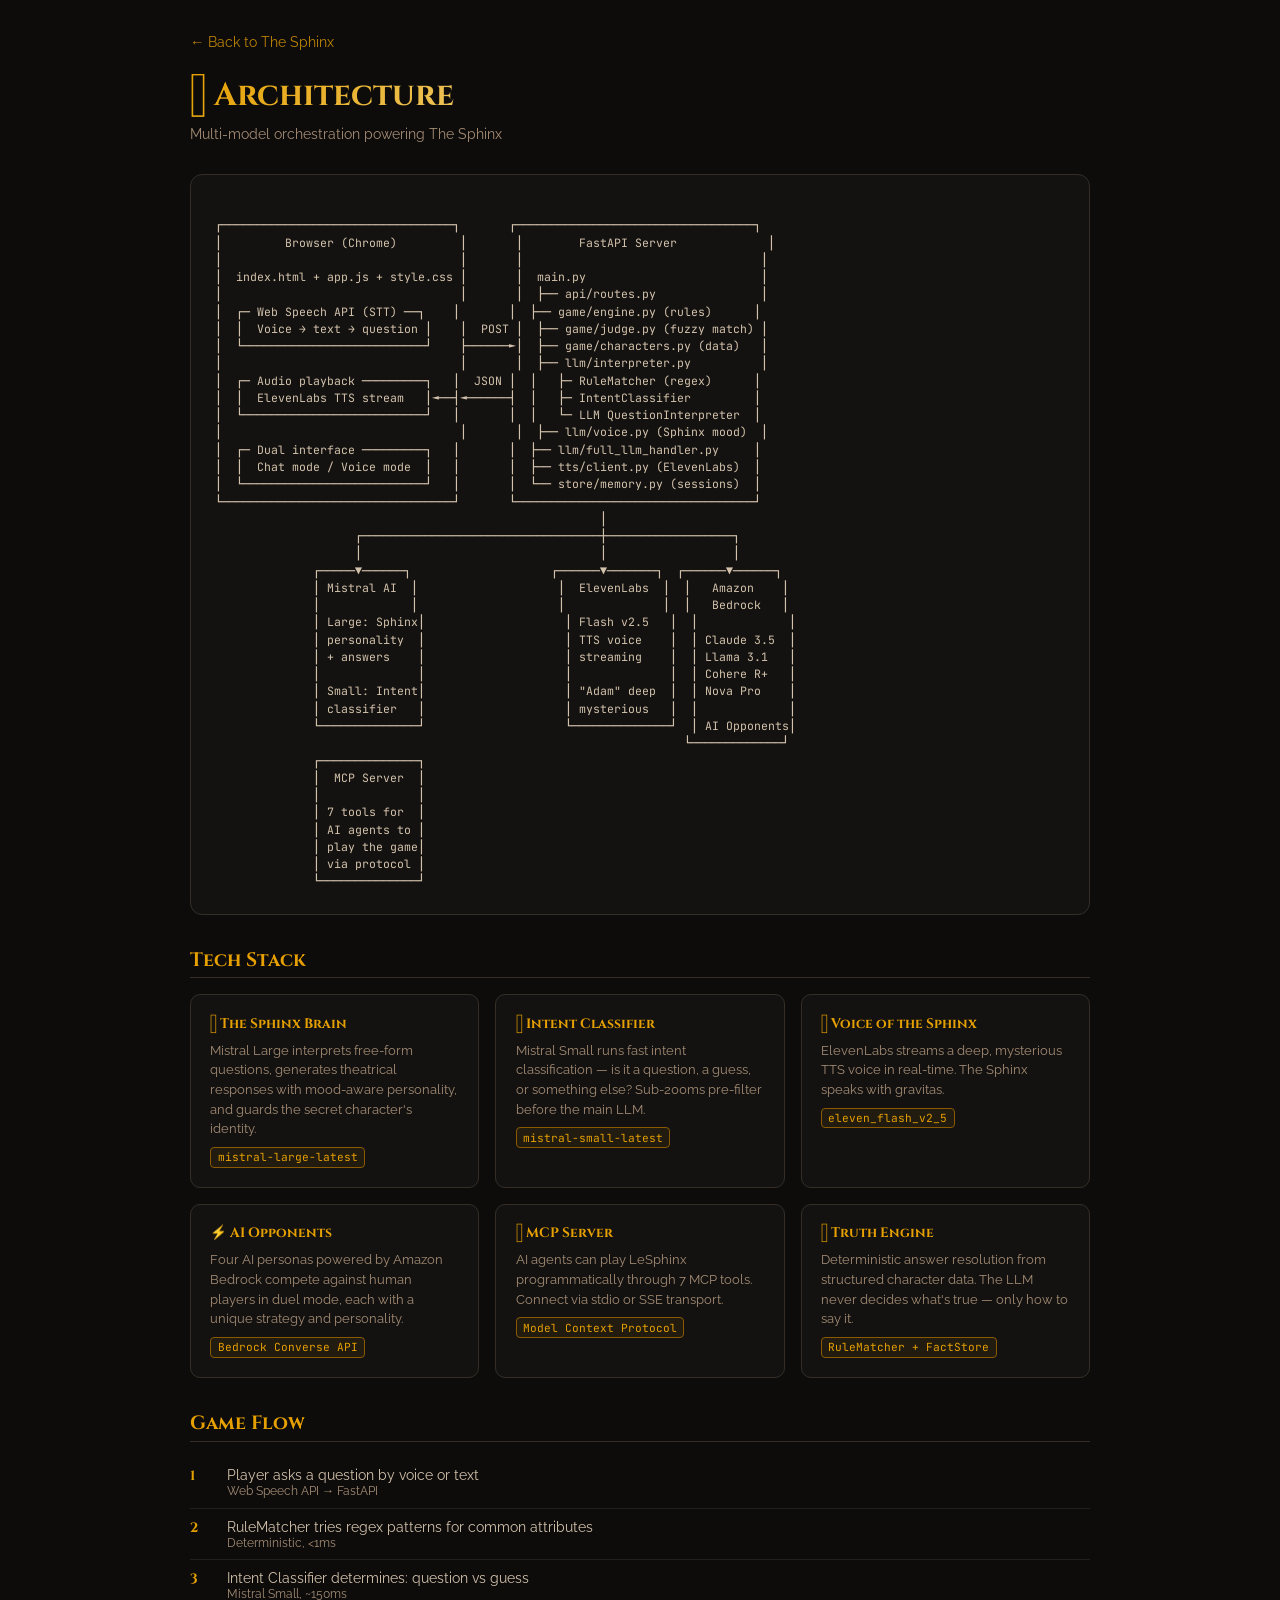
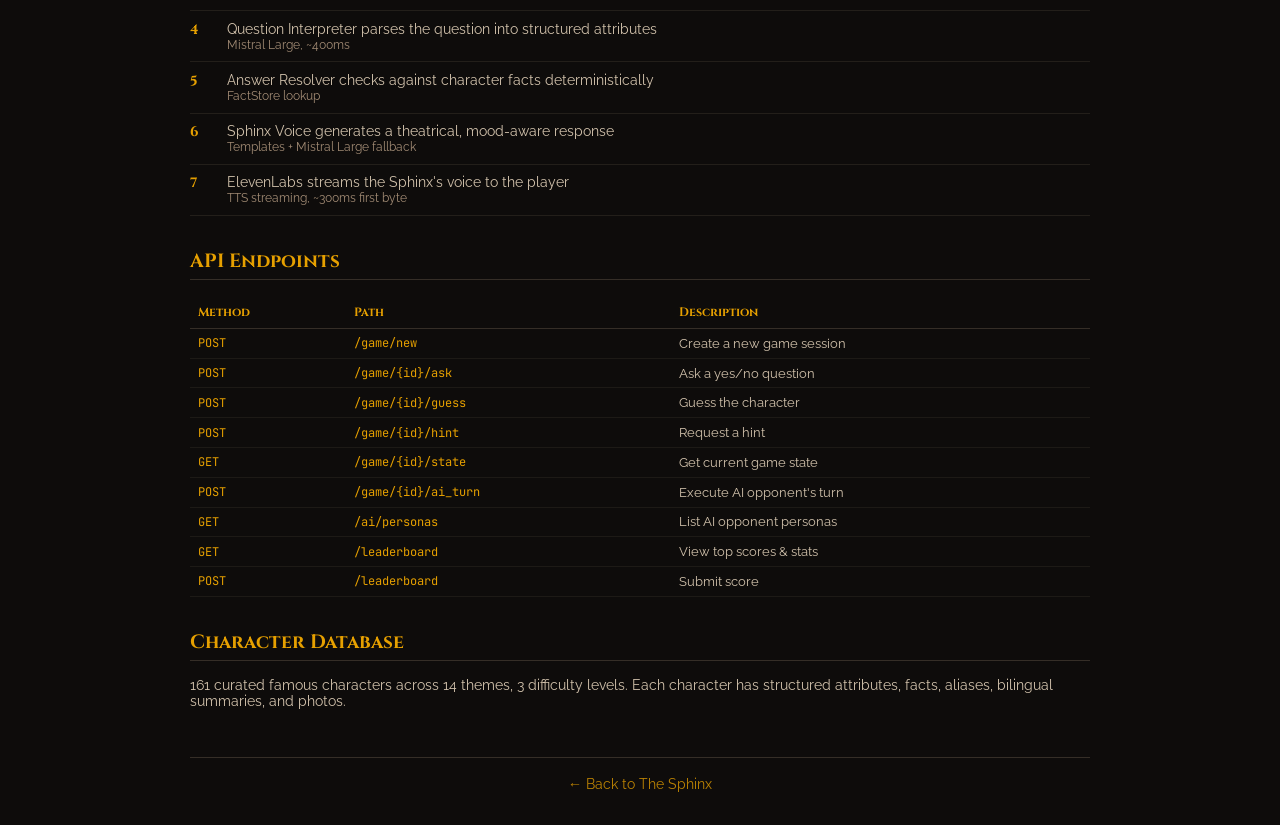
<file: lesphinx/static/architecture.html>
<!DOCTYPE html>
<html lang="en">
<head>
    <meta charset="UTF-8">
    <meta name="viewport" content="width=device-width, initial-scale=1.0">
    <title>The Sphinx — Architecture</title>
    <link rel="icon" type="image/png" href="/favicon.png">
    <style>
        @import url('https://fonts.googleapis.com/css2?family=Cinzel:wght@400;600;700&family=Raleway:wght@300;400;500;600&family=JetBrains+Mono:wght@400;500&display=swap');

        :root {
            --bg: hsl(20 10% 5%);
            --gold: #E6A000;
            --gold-dark: #8B5A00;
            --sand: hsl(35 30% 75%);
            --text: hsl(40 30% 90%);
            --text-dim: hsl(30 20% 55%);
            --border: hsl(30 15% 18%);
            --card-bg: hsl(20 10% 8% / 0.8);
        }

        * { margin: 0; padding: 0; box-sizing: border-box; }

        body {
            font-family: 'Raleway', sans-serif;
            background: var(--bg);
            color: var(--text);
            min-height: 100vh;
            padding: 2rem;
        }

        .container {
            max-width: 900px;
            margin: 0 auto;
        }

        .back-link {
            display: inline-flex;
            align-items: center;
            gap: 0.5rem;
            color: var(--gold);
            text-decoration: none;
            font-size: 0.9rem;
            margin-bottom: 1.5rem;
            opacity: 0.8;
            transition: opacity 0.2s;
        }
        .back-link:hover { opacity: 1; }

        h1 {
            font-family: 'Cinzel', serif;
            font-size: 2rem;
            background: linear-gradient(135deg, var(--gold) 0%, #F0D68A 50%, var(--gold-dark) 100%);
            -webkit-background-clip: text;
            -webkit-text-fill-color: transparent;
            background-clip: text;
            margin-bottom: 0.5rem;
        }

        .subtitle {
            color: var(--text-dim);
            font-size: 0.9rem;
            margin-bottom: 2rem;
        }

        h2 {
            font-family: 'Cinzel', serif;
            font-size: 1.2rem;
            color: var(--gold);
            margin: 2rem 0 1rem;
            padding-bottom: 0.3rem;
            border-bottom: 1px solid var(--border);
        }

        .arch-diagram {
            background: var(--card-bg);
            border: 1px solid var(--border);
            border-radius: 12px;
            padding: 1.5rem;
            margin: 1rem 0;
            font-family: 'JetBrains Mono', monospace;
            font-size: 0.72rem;
            line-height: 1.5;
            white-space: pre;
            overflow-x: auto;
            color: var(--sand);
        }

        .tech-grid {
            display: grid;
            grid-template-columns: repeat(auto-fit, minmax(250px, 1fr));
            gap: 1rem;
            margin: 1rem 0;
        }

        .tech-card {
            background: var(--card-bg);
            border: 1px solid var(--border);
            border-radius: 10px;
            padding: 1.2rem;
        }

        .tech-card h3 {
            font-family: 'Cinzel', serif;
            font-size: 0.85rem;
            color: var(--gold);
            margin-bottom: 0.5rem;
        }

        .tech-card p {
            font-size: 0.82rem;
            color: var(--text-dim);
            line-height: 1.5;
        }

        .tech-card .tech-label {
            display: inline-block;
            font-family: 'JetBrains Mono', monospace;
            font-size: 0.7rem;
            background: hsl(38 40% 12% / 0.6);
            border: 1px solid var(--gold-dark);
            border-radius: 4px;
            padding: 0.15rem 0.4rem;
            color: var(--gold);
            margin-top: 0.5rem;
        }

        .flow-list {
            list-style: none;
            margin: 1rem 0;
        }

        .flow-list li {
            display: flex;
            gap: 0.8rem;
            padding: 0.6rem 0;
            border-bottom: 1px solid hsl(30 15% 12%);
            font-size: 0.85rem;
        }

        .flow-step {
            font-family: 'Cinzel', serif;
            font-weight: 700;
            color: var(--gold);
            min-width: 1.5rem;
        }

        .flow-desc { color: var(--sand); }
        .flow-tech { color: var(--text-dim); font-size: 0.78rem; }

        .endpoint-table {
            width: 100%;
            border-collapse: collapse;
            font-size: 0.82rem;
            margin: 1rem 0;
        }

        .endpoint-table th {
            text-align: left;
            color: var(--gold);
            padding: 0.5rem;
            border-bottom: 1px solid var(--border);
            font-family: 'Cinzel', serif;
            font-size: 0.75rem;
        }

        .endpoint-table td {
            padding: 0.4rem 0.5rem;
            border-bottom: 1px solid hsl(30 15% 10%);
            color: var(--sand);
        }

        .endpoint-table code {
            font-family: 'JetBrains Mono', monospace;
            font-size: 0.75rem;
            color: var(--gold);
        }

        @media (max-width: 600px) {
            body { padding: 1rem; }
            h1 { font-size: 1.5rem; }
            .arch-diagram { font-size: 0.6rem; padding: 1rem; }
        }
    </style>
</head>
<body>
    <div class="container">
        <a href="/" class="back-link">← Back to The Sphinx</a>

        <h1>𓂀 Architecture</h1>
        <p class="subtitle">Multi-model orchestration powering The Sphinx</p>

        <div class="arch-diagram">
┌─────────────────────────────────┐       ┌──────────────────────────────────┐
│         Browser (Chrome)         │       │        FastAPI Server             │
│                                  │       │                                  │
│  index.html + app.js + style.css │       │  main.py                         │
│                                  │       │  ├── api/routes.py               │
│  ┌─ Web Speech API (STT) ──┐    │       │  ├── game/engine.py (rules)      │
│  │  Voice → text → question │    │  POST │  ├── game/judge.py (fuzzy match) │
│  └──────────────────────────┘    ├──────►│  ├── game/characters.py (data)   │
│                                  │       │  ├── llm/interpreter.py          │
│  ┌─ Audio playback ─────────┐   │  JSON │  │   ├─ RuleMatcher (regex)      │
│  │  ElevenLabs TTS stream   │◄──┤◄──────┤  │   ├─ IntentClassifier         │
│  └──────────────────────────┘   │       │  │   └─ LLM QuestionInterpreter  │
│                                  │       │  ├── llm/voice.py (Sphinx mood)  │
│  ┌─ Dual interface ─────────┐   │       │  ├── llm/full_llm_handler.py     │
│  │  Chat mode / Voice mode  │   │       │  ├── tts/client.py (ElevenLabs)  │
│  └──────────────────────────┘   │       │  └── store/memory.py (sessions)  │
└─────────────────────────────────┘       └──────────────────────────────────┘
                                                       │
                    ┌──────────────────────────────────┼──────────────────┐
                    │                                  │                  │
              ┌─────▼──────┐                    ┌──────▼───────┐  ┌──────▼──────┐
              │ Mistral AI  │                    │  ElevenLabs  │  │   Amazon    │
              │             │                    │              │  │   Bedrock   │
              │ Large: Sphinx│                    │ Flash v2.5   │  │             │
              │ personality  │                    │ TTS voice    │  │ Claude 3.5  │
              │ + answers    │                    │ streaming    │  │ Llama 3.1   │
              │              │                    │              │  │ Cohere R+   │
              │ Small: Intent│                    │ "Adam" deep  │  │ Nova Pro    │
              │ classifier   │                    │ mysterious   │  │             │
              └──────────────┘                    └──────────────┘  │ AI Opponents│
                                                                   └─────────────┘
              ┌──────────────┐
              │  MCP Server  │
              │              │
              │ 7 tools for  │
              │ AI agents to │
              │ play the game│
              │ via protocol │
              └──────────────┘</div>

        <h2>Tech Stack</h2>
        <div class="tech-grid">
            <div class="tech-card">
                <h3>𓁹 The Sphinx Brain</h3>
                <p>Mistral Large interprets free-form questions, generates theatrical responses with mood-aware personality, and guards the secret character's identity.</p>
                <span class="tech-label">mistral-large-latest</span>
            </div>
            <div class="tech-card">
                <h3>𓂀 Intent Classifier</h3>
                <p>Mistral Small runs fast intent classification — is it a question, a guess, or something else? Sub-200ms pre-filter before the main LLM.</p>
                <span class="tech-label">mistral-small-latest</span>
            </div>
            <div class="tech-card">
                <h3>𓆣 Voice of the Sphinx</h3>
                <p>ElevenLabs streams a deep, mysterious TTS voice in real-time. The Sphinx speaks with gravitas.</p>
                <span class="tech-label">eleven_flash_v2_5</span>
            </div>
            <div class="tech-card">
                <h3>⚡ AI Opponents</h3>
                <p>Four AI personas powered by Amazon Bedrock compete against human players in duel mode, each with a unique strategy and personality.</p>
                <span class="tech-label">Bedrock Converse API</span>
            </div>
            <div class="tech-card">
                <h3>𓊗 MCP Server</h3>
                <p>AI agents can play LeSphinx programmatically through 7 MCP tools. Connect via stdio or SSE transport.</p>
                <span class="tech-label">Model Context Protocol</span>
            </div>
            <div class="tech-card">
                <h3>𓃭 Truth Engine</h3>
                <p>Deterministic answer resolution from structured character data. The LLM never decides what's true — only how to say it.</p>
                <span class="tech-label">RuleMatcher + FactStore</span>
            </div>
        </div>

        <h2>Game Flow</h2>
        <ol class="flow-list">
            <li><span class="flow-step">1</span><div><div class="flow-desc">Player asks a question by voice or text</div><div class="flow-tech">Web Speech API → FastAPI</div></div></li>
            <li><span class="flow-step">2</span><div><div class="flow-desc">RuleMatcher tries regex patterns for common attributes</div><div class="flow-tech">Deterministic, &lt;1ms</div></div></li>
            <li><span class="flow-step">3</span><div><div class="flow-desc">Intent Classifier determines: question vs guess</div><div class="flow-tech">Mistral Small, ~150ms</div></div></li>
            <li><span class="flow-step">4</span><div><div class="flow-desc">Question Interpreter parses the question into structured attributes</div><div class="flow-tech">Mistral Large, ~400ms</div></div></li>
            <li><span class="flow-step">5</span><div><div class="flow-desc">Answer Resolver checks against character facts deterministically</div><div class="flow-tech">FactStore lookup</div></div></li>
            <li><span class="flow-step">6</span><div><div class="flow-desc">Sphinx Voice generates a theatrical, mood-aware response</div><div class="flow-tech">Templates + Mistral Large fallback</div></div></li>
            <li><span class="flow-step">7</span><div><div class="flow-desc">ElevenLabs streams the Sphinx's voice to the player</div><div class="flow-tech">TTS streaming, ~300ms first byte</div></div></li>
        </ol>

        <h2>API Endpoints</h2>
        <table class="endpoint-table">
            <thead><tr><th>Method</th><th>Path</th><th>Description</th></tr></thead>
            <tbody>
                <tr><td><code>POST</code></td><td><code>/game/new</code></td><td>Create a new game session</td></tr>
                <tr><td><code>POST</code></td><td><code>/game/{id}/ask</code></td><td>Ask a yes/no question</td></tr>
                <tr><td><code>POST</code></td><td><code>/game/{id}/guess</code></td><td>Guess the character</td></tr>
                <tr><td><code>POST</code></td><td><code>/game/{id}/hint</code></td><td>Request a hint</td></tr>
                <tr><td><code>GET</code></td><td><code>/game/{id}/state</code></td><td>Get current game state</td></tr>
                <tr><td><code>POST</code></td><td><code>/game/{id}/ai_turn</code></td><td>Execute AI opponent's turn</td></tr>
                <tr><td><code>GET</code></td><td><code>/ai/personas</code></td><td>List AI opponent personas</td></tr>
                <tr><td><code>GET</code></td><td><code>/leaderboard</code></td><td>View top scores & stats</td></tr>
                <tr><td><code>POST</code></td><td><code>/leaderboard</code></td><td>Submit score</td></tr>
            </tbody>
        </table>

        <h2>Character Database</h2>
        <p style="font-size:0.85rem; color:var(--sand); margin:0.5rem 0;">161 curated famous characters across 14 themes, 3 difficulty levels. Each character has structured attributes, facts, aliases, bilingual summaries, and photos.</p>

        <footer style="margin-top:3rem; padding-top:1rem; border-top:1px solid var(--border); text-align:center;">
            <a href="/" class="back-link" style="margin:0;">← Back to The Sphinx</a>
        </footer>
    </div>
</body>
</html>
</file>
